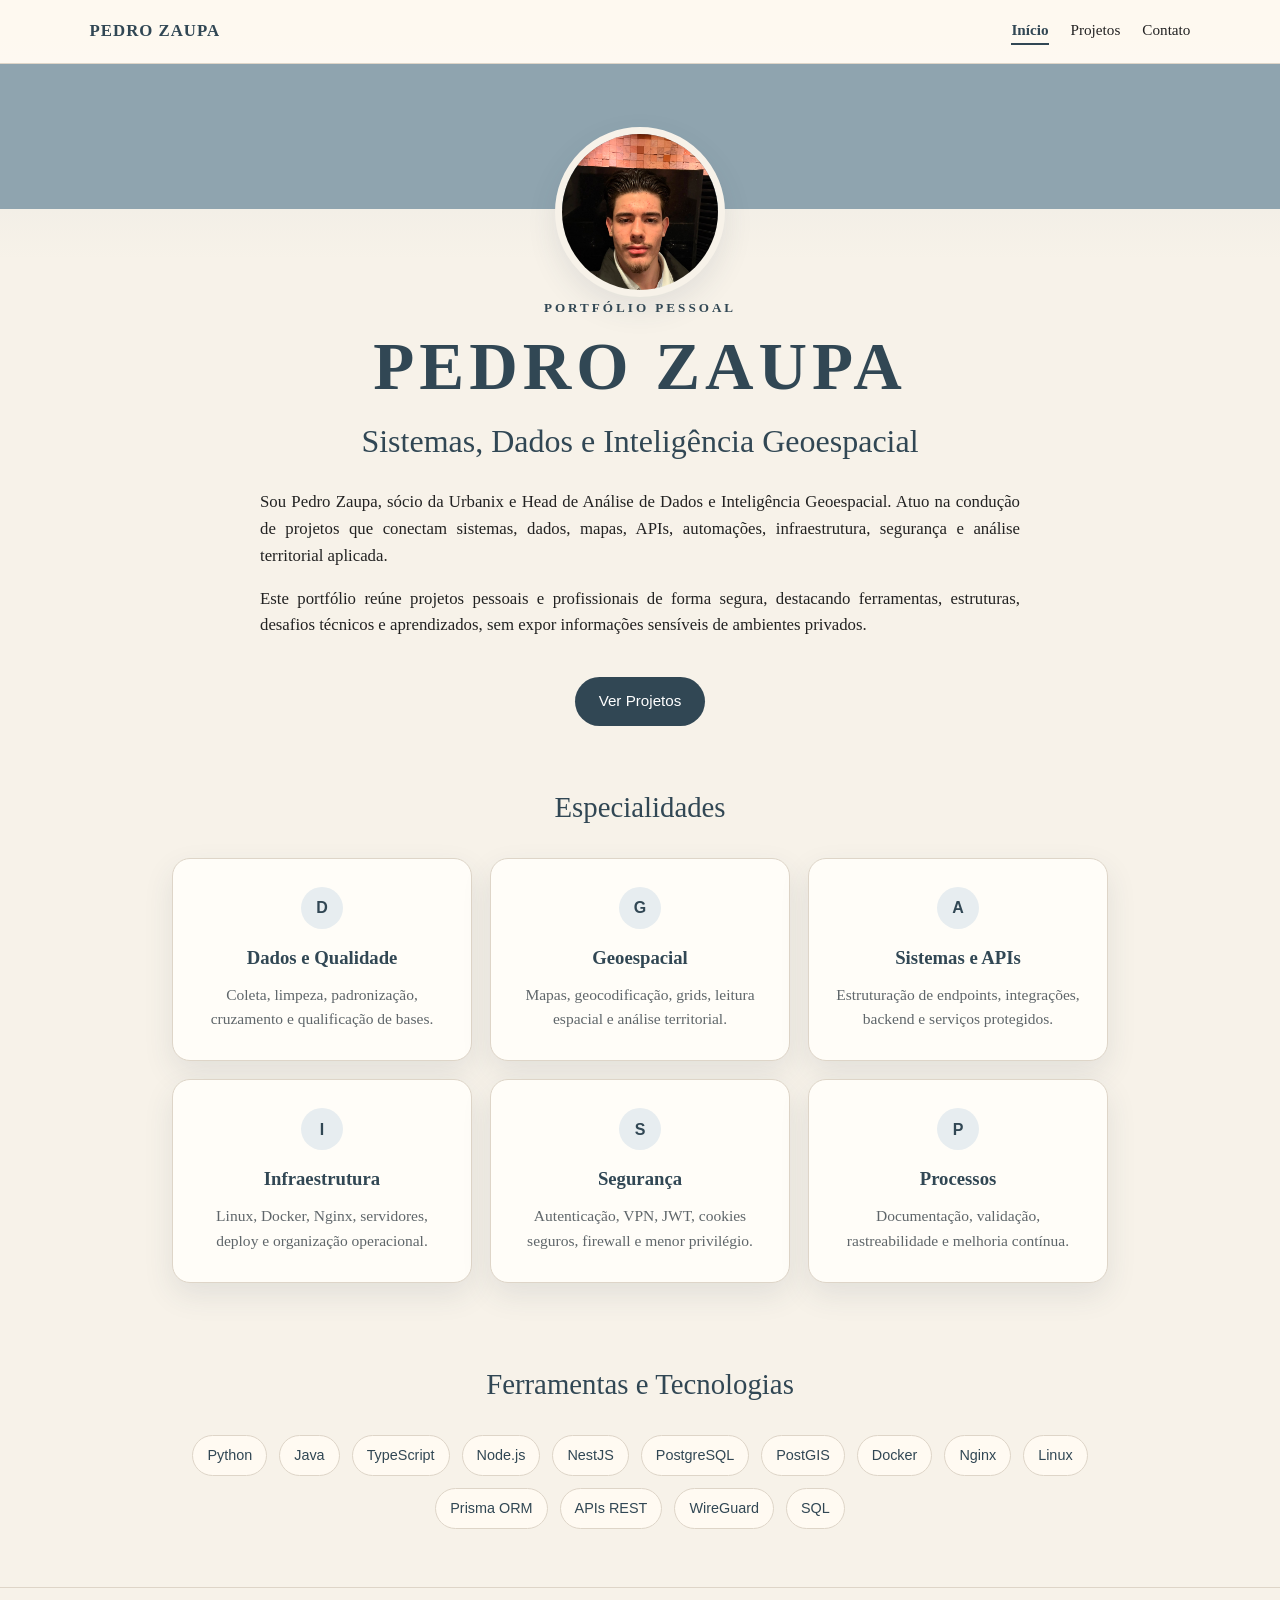
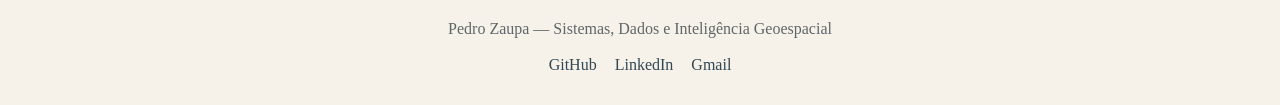
<file: index.html>
<!DOCTYPE html>
<html lang="pt-BR">
<head>
  <meta charset="UTF-8">
  <meta name="viewport" content="width=device-width, initial-scale=1.0">

  <title>Portfólio pessoal | Pedro Zaupa</title>

  <link rel="icon" type="image/svg+xml" href="img/favicon.svg">
  <link rel="stylesheet" href="css/style.css">
</head>

<body>
  <header class="cabecalho">
    <a class="logo" href="index.html">Pedro Zaupa</a>

    <nav class="menu">
      <a href="index.html">Início</a>
      <a href="projetos.html">Projetos</a>
      <a href="contato.html">Contato</a>
    </nav>
  </header>

  <main>
    <section class="hero">
      <div class="faixa-azul"></div>

      <div class="foto-area">
        <img
          src="img/foto-perfil.jpeg"
          alt="Foto de Pedro Zaupa"
          class="foto-perfil"
          id="foto-perfil"
        >

        <div class="foto-fallback" id="foto-fallback">
          PZ
        </div>
      </div>

      <div class="conteudo-central">
        <p class="etiqueta">Portfólio Pessoal</p>

        <h1>Pedro Zaupa</h1>

        <h2>Sistemas, Dados e Inteligência Geoespacial</h2>

        <p class="texto-principal">
          Sou Pedro Zaupa, sócio da Urbanix e Head de Análise de Dados e
          Inteligência Geoespacial. Atuo na condução de projetos que conectam
          sistemas, dados, mapas, APIs, automações, infraestrutura, segurança
          e análise territorial aplicada.
        </p>

        <p class="texto-principal">
          Este portfólio reúne projetos pessoais e profissionais de forma
          segura, destacando ferramentas, estruturas, desafios técnicos e
          aprendizados, sem expor informações sensíveis de ambientes privados.
        </p>

        <a class="botao-link" href="projetos.html">
          Ver Projetos
        </a>
      </div>
    </section>

    <section class="secao">
      <div class="conteudo-central">
        <h2 class="titulo-secao">Especialidades</h2>

        <div class="grade-cards">
          <article class="card">
            <span class="icone">D</span>
            <h3>Dados e Qualidade</h3>
            <p>
              Coleta, limpeza, padronização, cruzamento e qualificação de bases.
            </p>
          </article>

          <article class="card">
            <span class="icone">G</span>
            <h3>Geoespacial</h3>
            <p>
              Mapas, geocodificação, grids, leitura espacial e análise territorial.
            </p>
          </article>

          <article class="card">
            <span class="icone">A</span>
            <h3>Sistemas e APIs</h3>
            <p>
              Estruturação de endpoints, integrações, backend e serviços protegidos.
            </p>
          </article>

          <article class="card">
            <span class="icone">I</span>
            <h3>Infraestrutura</h3>
            <p>
              Linux, Docker, Nginx, servidores, deploy e organização operacional.
            </p>
          </article>

          <article class="card">
            <span class="icone">S</span>
            <h3>Segurança</h3>
            <p>
              Autenticação, VPN, JWT, cookies seguros, firewall e menor privilégio.
            </p>
          </article>

          <article class="card">
            <span class="icone">P</span>
            <h3>Processos</h3>
            <p>
              Documentação, validação, rastreabilidade e melhoria contínua.
            </p>
          </article>
        </div>
      </div>
    </section>

    <section class="secao secao-ferramentas">
      <div class="conteudo-central">
        <h2 class="titulo-secao">Ferramentas e Tecnologias</h2>

        <div class="ferramentas">
          <span>Python</span>
          <span>Java</span>
          <span>TypeScript</span>
          <span>Node.js</span>
          <span>NestJS</span>
          <span>PostgreSQL</span>
          <span>PostGIS</span>
          <span>Docker</span>
          <span>Nginx</span>
          <span>Linux</span>
          <span>Prisma ORM</span>
          <span>APIs REST</span>
          <span>WireGuard</span>
          <span>SQL</span>
        </div>
      </div>
    </section>
  </main>

  <footer class="rodape">
    <p>Pedro Zaupa — Sistemas, Dados e Inteligência Geoespacial</p>

    <div class="links-rodape">
      <a href="https://github.com/PedroZaupa" target="_blank" rel="noopener noreferrer">
        GitHub
      </a>

      <a href="https://www.linkedin.com/in/pedro-luiz-andrade-zaupa-a7130a2b2/" target="_blank" rel="noopener noreferrer">
        LinkedIn
      </a>

      <a
        href="https://mail.google.com/mail/?view=cm&amp;fs=1&amp;to=larsdesp@gmail.com&amp;su=Contato%20pelo%20portf%C3%B3lio"
        target="_blank"
        rel="noopener noreferrer"
      >
        Gmail
      </a>
    </div>
  </footer>

  <script src="js/script.js"></script>
</body>
</html>
</file>
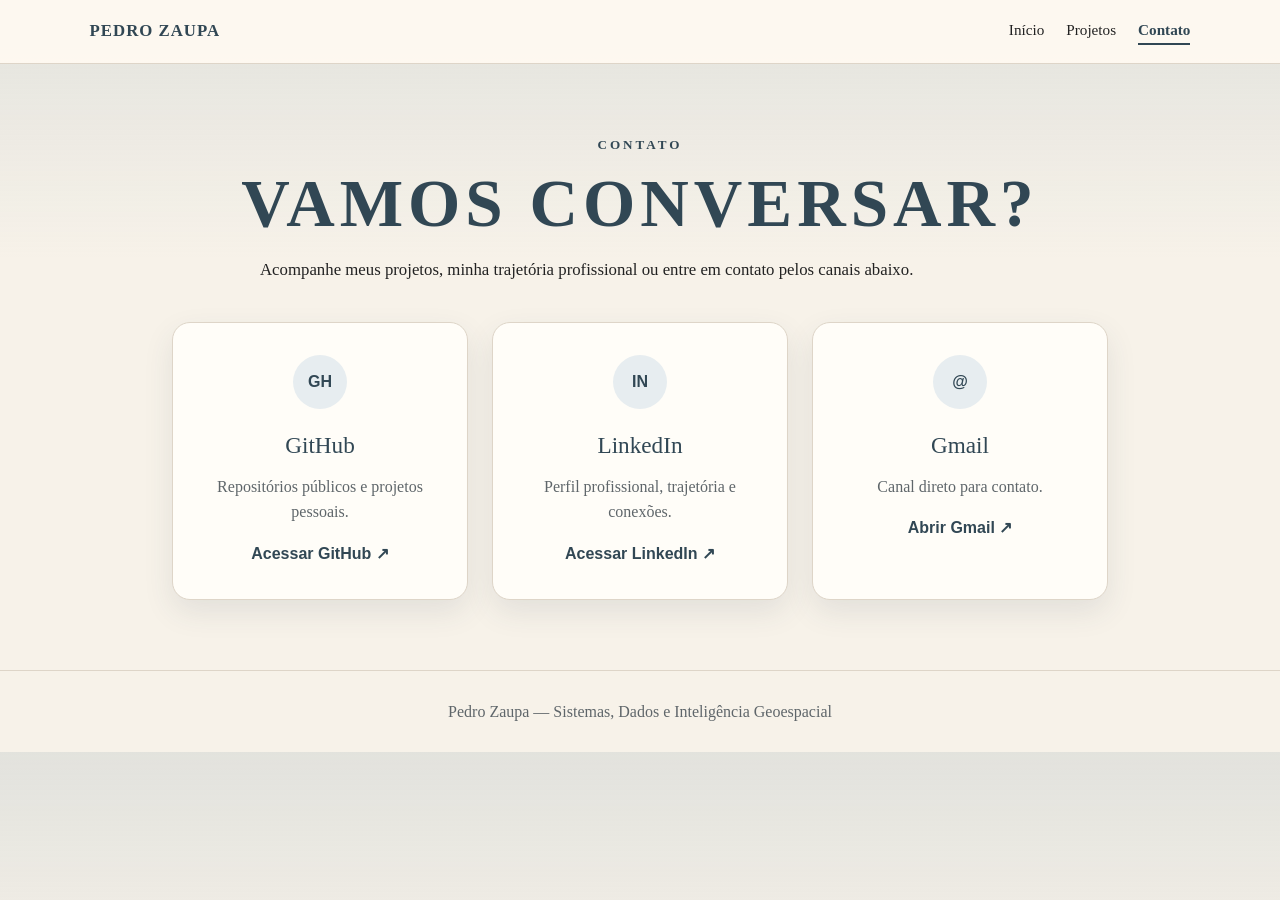
<file: contato.html>
<!DOCTYPE html>
<html lang="pt-BR">
<head>
  <meta charset="UTF-8">
  <meta name="viewport" content="width=device-width, initial-scale=1.0">

  <title>Contato | Pedro Zaupa</title>

  <link rel="icon" type="image/svg+xml" href="img/favicon.svg">
  <link rel="stylesheet" href="css/style.css">
</head>

<body>
  <header class="cabecalho">
    <a class="logo" href="index.html">Pedro Zaupa</a>

    <nav class="menu">
      <a href="index.html">Início</a>
      <a href="projetos.html">Projetos</a>
      <a href="contato.html">Contato</a>
    </nav>
  </header>

  <main class="pagina">
    <section class="conteudo-central">
      <p class="etiqueta">Contato</p>

      <h1>Vamos conversar?</h1>

      <p class="texto-principal">
        Acompanhe meus projetos, minha trajetória profissional ou entre em
        contato pelos canais abaixo.
      </p>

      <div class="grade-contatos">
        <article class="card-contato">
          <span class="icone-contato">GH</span>
          <h2>GitHub</h2>
          <p>Repositórios públicos e projetos pessoais.</p>

          <a
            href="https://github.com/PedroZaupa"
            target="_blank"
            rel="noopener noreferrer"
          >
            Acessar GitHub ↗
          </a>
        </article>

        <article class="card-contato">
          <span class="icone-contato">IN</span>
          <h2>LinkedIn</h2>
          <p>Perfil profissional, trajetória e conexões.</p>

          <a
            href="https://www.linkedin.com/in/pedro-luiz-andrade-zaupa-a7130a2b2/"
            target="_blank"
            rel="noopener noreferrer"
          >
            Acessar LinkedIn ↗
          </a>
        </article>

        <article class="card-contato">
          <span class="icone-contato">@</span>
          <h2>Gmail</h2>
          <p>Canal direto para contato.</p>

          <a
            href="https://mail.google.com/mail/?view=cm&amp;fs=1&amp;to=larsdesp@gmail.com&amp;su=Contato%20pelo%20portf%C3%B3lio"
            target="_blank"
            rel="noopener noreferrer"
          >
            Abrir Gmail ↗
          </a>
        </article>
      </div>
    </section>
  </main>

  <footer class="rodape">
    <p>Pedro Zaupa — Sistemas, Dados e Inteligência Geoespacial</p>
  </footer>

  <script src="js/script.js"></script>
</body>
</html>
</file>
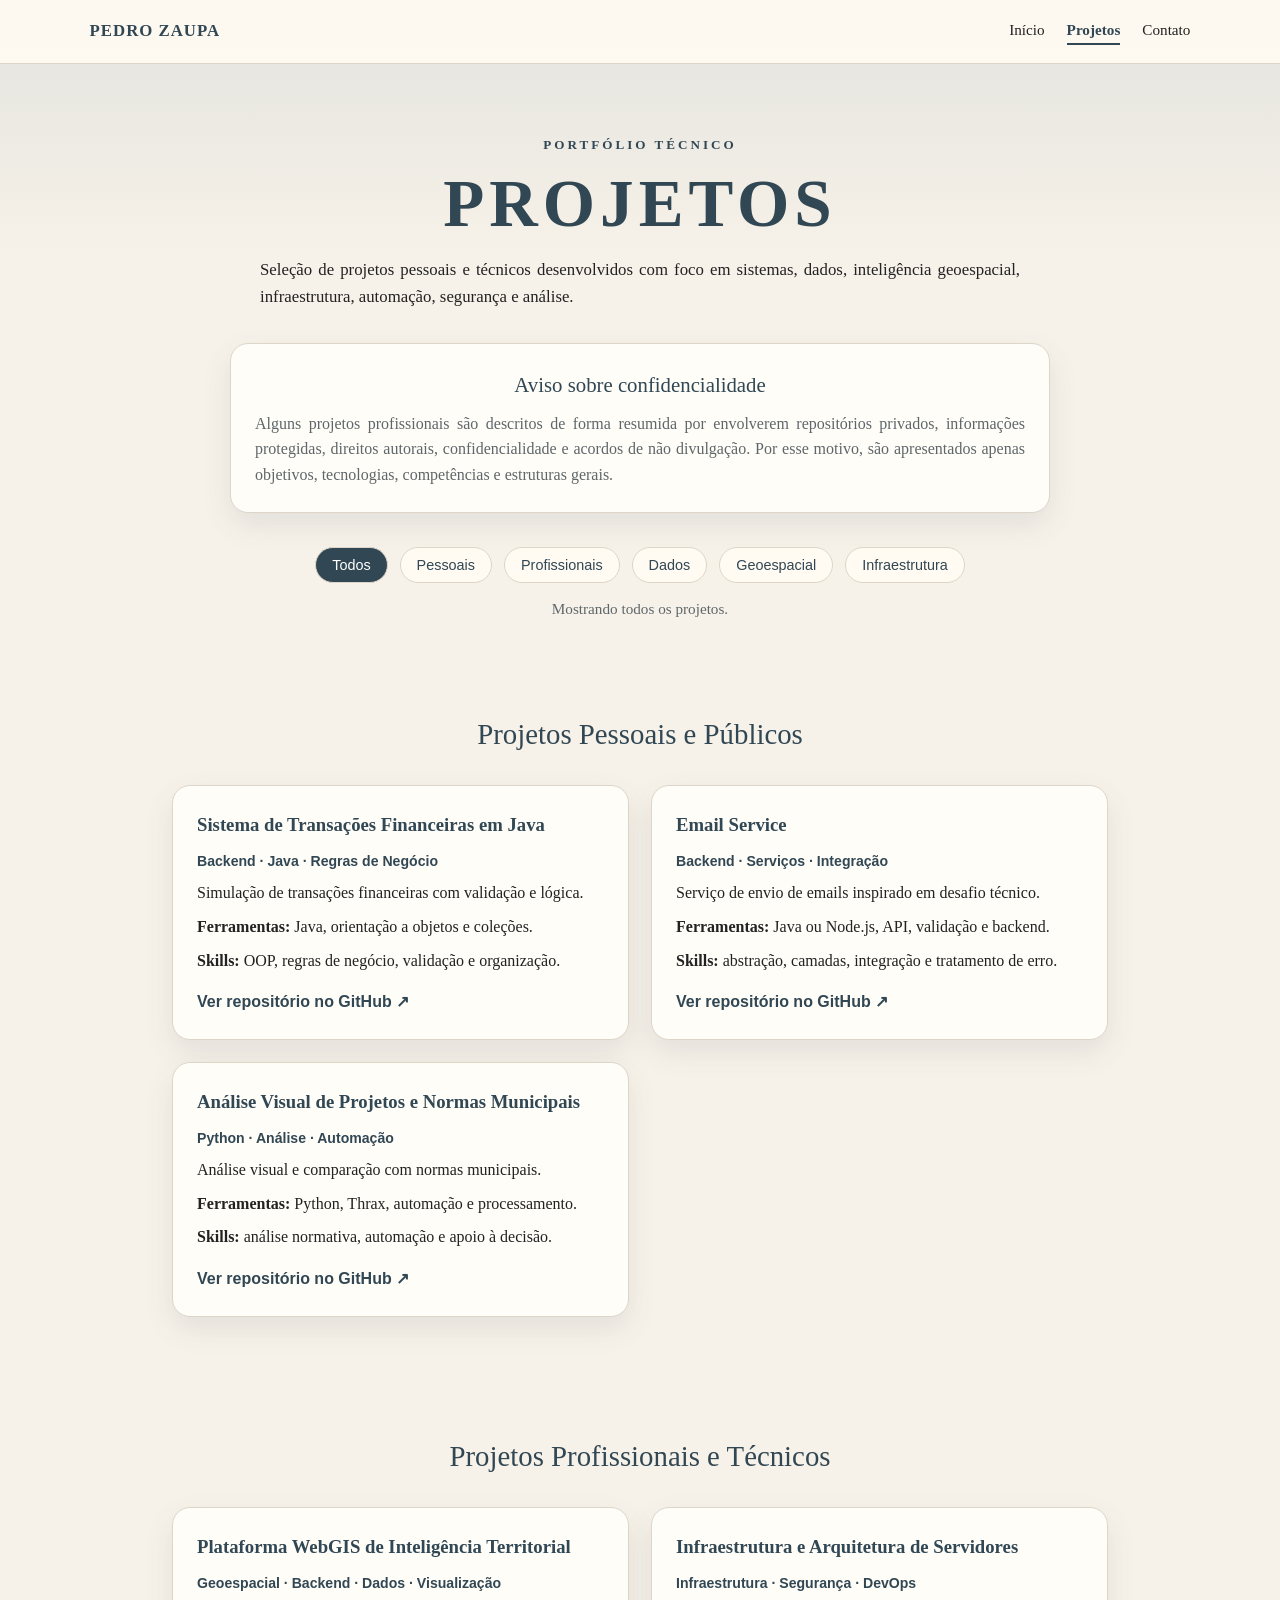
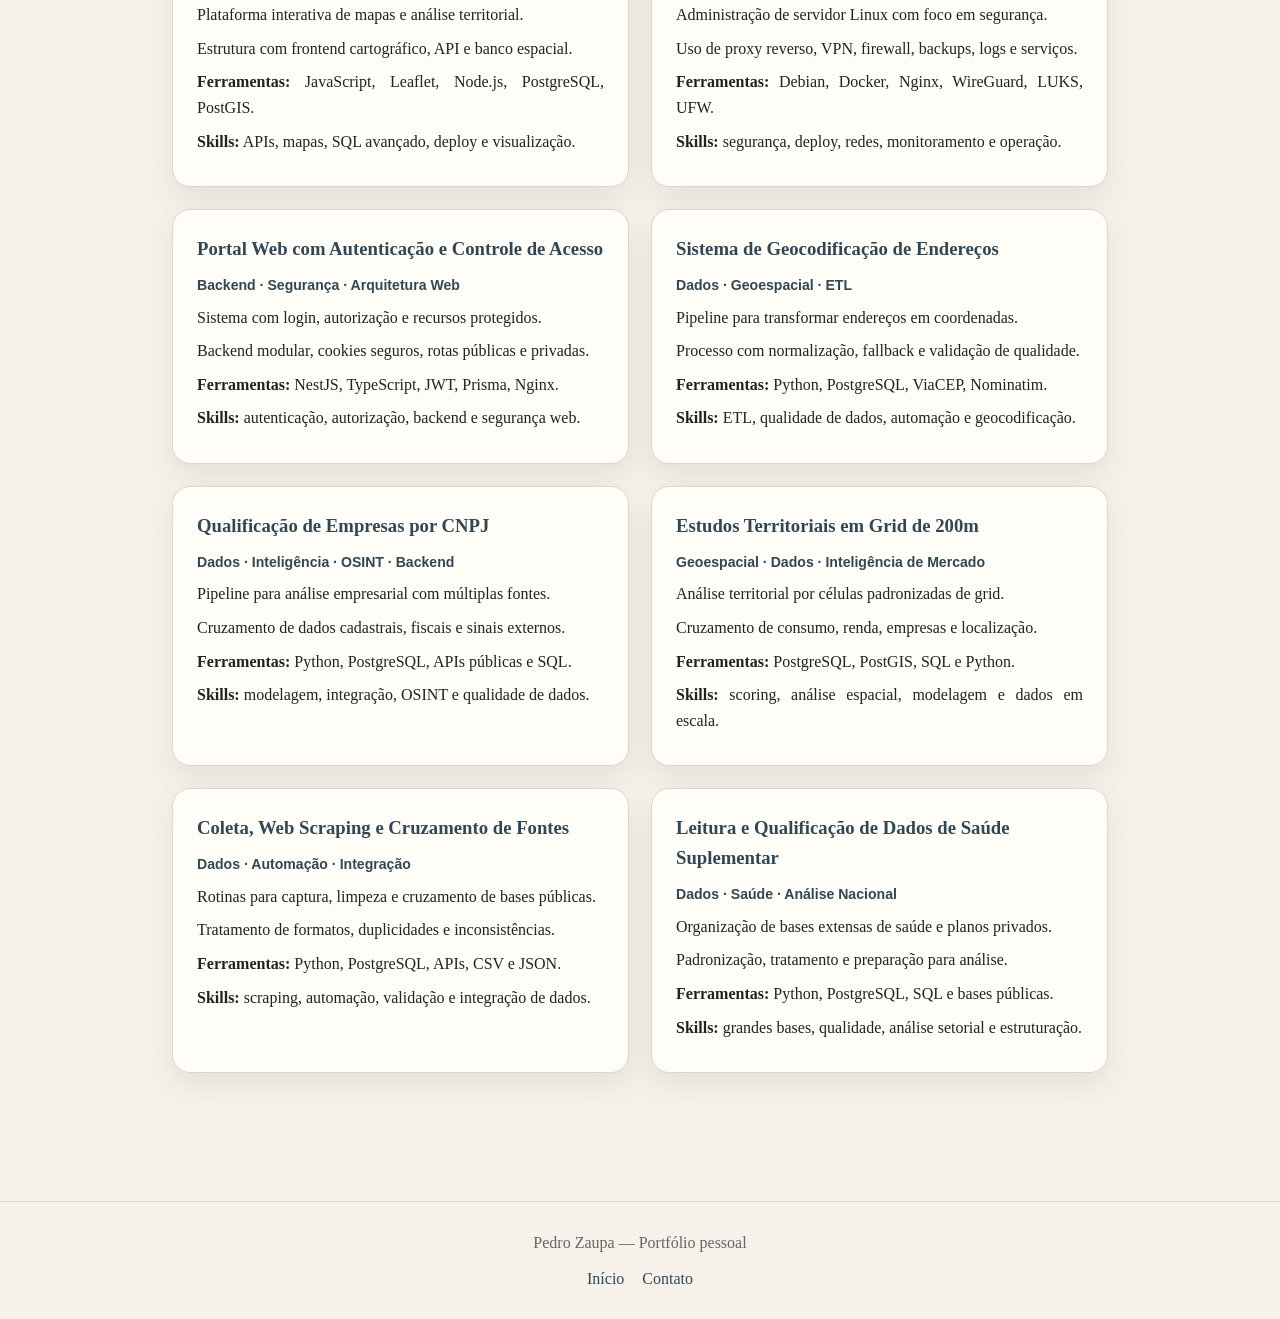
<file: projetos.html>
<!DOCTYPE html>
<html lang="pt-BR">
<head>
  <meta charset="UTF-8">
  <meta name="viewport" content="width=device-width, initial-scale=1.0">

  <title>Projetos | Pedro Zaupa</title>

  <link rel="icon" type="image/svg+xml" href="img/favicon.svg">
  <link rel="stylesheet" href="css/style.css">
</head>

<body>
  <header class="cabecalho">
    <a class="logo" href="index.html">Pedro Zaupa</a>

    <nav class="menu">
      <a href="index.html">Início</a>
      <a href="projetos.html">Projetos</a>
      <a href="contato.html">Contato</a>
    </nav>
  </header>

  <main class="pagina">
    <section class="conteudo-central">
      <p class="etiqueta">Portfólio Técnico</p>

      <h1>Projetos</h1>

      <p class="texto-principal">
        Seleção de projetos pessoais e técnicos desenvolvidos com foco em
        sistemas, dados, inteligência geoespacial, infraestrutura, automação,
        segurança e análise.
      </p>

      <div class="aviso">
        <h2>Aviso sobre confidencialidade</h2>

        <p>
          Alguns projetos profissionais são descritos de forma resumida por
          envolverem repositórios privados, informações protegidas, direitos
          autorais, confidencialidade e acordos de não divulgação. Por esse
          motivo, são apresentados apenas objetivos, tecnologias, competências
          e estruturas gerais.
        </p>
      </div>

      <div class="filtros-projetos">
        <button class="botao-filtro ativo" data-filtro="todos" onclick="filtrarProjetos('todos')">
          Todos
        </button>

        <button class="botao-filtro" data-filtro="pessoal" onclick="filtrarProjetos('pessoal')">
          Pessoais
        </button>

        <button class="botao-filtro" data-filtro="profissional" onclick="filtrarProjetos('profissional')">
          Profissionais
        </button>

        <button class="botao-filtro" data-filtro="dados" onclick="filtrarProjetos('dados')">
          Dados
        </button>

        <button class="botao-filtro" data-filtro="geoespacial" onclick="filtrarProjetos('geoespacial')">
          Geoespacial
        </button>

        <button class="botao-filtro" data-filtro="infraestrutura" onclick="filtrarProjetos('infraestrutura')">
          Infraestrutura
        </button>
      </div>

      <p id="contador-projetos" class="contador-projetos">
        Mostrando todos os projetos.
      </p>
    </section>

    <section class="secao">
      <div class="conteudo-central">
        <h2 class="titulo-secao">Projetos Pessoais e Públicos</h2>

        <div class="lista-projetos">
          <article class="card-projeto" data-categorias="pessoal java backend">
            <h3>Sistema de Transações Financeiras em Java</h3>
            <p class="categoria">Backend · Java · Regras de Negócio</p>
            <p>Simulação de transações financeiras com validação e lógica.</p>
            <p><strong>Ferramentas:</strong> Java, orientação a objetos e coleções.</p>
            <p><strong>Skills:</strong> OOP, regras de negócio, validação e organização.</p>

            <a href="https://github.com/PedroZaupa/transacao-simplificada" target="_blank" rel="noopener noreferrer">
              Ver repositório no GitHub ↗
            </a>
          </article>

          <article class="card-projeto" data-categorias="pessoal backend integracao">
            <h3>Email Service</h3>
            <p class="categoria">Backend · Serviços · Integração</p>
            <p>Serviço de envio de emails inspirado em desafio técnico.</p>
            <p><strong>Ferramentas:</strong> Java ou Node.js, API, validação e backend.</p>
            <p><strong>Skills:</strong> abstração, camadas, integração e tratamento de erro.</p>

            <a href="https://github.com/PedroZaupa/email-service.git" target="_blank" rel="noopener noreferrer">
              Ver repositório no GitHub ↗
            </a>
          </article>

          <article class="card-projeto" data-categorias="pessoal python automacao">
            <h3>Análise Visual de Projetos e Normas Municipais</h3>
            <p class="categoria">Python · Análise · Automação</p>
            <p>Análise visual e comparação com normas municipais.</p>
            <p><strong>Ferramentas:</strong> Python, Thrax, automação e processamento.</p>
            <p><strong>Skills:</strong> análise normativa, automação e apoio à decisão.</p>

            <a href="https://github.com/PedroZaupa/Projeto_autocad_reader.git" target="_blank" rel="noopener noreferrer">
              Ver repositório no GitHub ↗
            </a>
          </article>
        </div>
      </div>
    </section>

    <section class="secao">
      <div class="conteudo-central">
        <h2 class="titulo-secao">Projetos Profissionais e Técnicos</h2>

        <div class="lista-projetos">
          <article class="card-projeto" data-categorias="profissional geoespacial dados backend">
            <h3>Plataforma WebGIS de Inteligência Territorial</h3>
            <p class="categoria">Geoespacial · Backend · Dados · Visualização</p>
            <p>Plataforma interativa de mapas e análise territorial.</p>
            <p>Estrutura com frontend cartográfico, API e banco espacial.</p>
            <p><strong>Ferramentas:</strong> JavaScript, Leaflet, Node.js, PostgreSQL, PostGIS.</p>
            <p><strong>Skills:</strong> APIs, mapas, SQL avançado, deploy e visualização.</p>
          </article>

          <article class="card-projeto" data-categorias="profissional infraestrutura seguranca">
            <h3>Infraestrutura e Arquitetura de Servidores</h3>
            <p class="categoria">Infraestrutura · Segurança · DevOps</p>
            <p>Administração de servidor Linux com foco em segurança.</p>
            <p>Uso de proxy reverso, VPN, firewall, backups, logs e serviços.</p>
            <p><strong>Ferramentas:</strong> Debian, Docker, Nginx, WireGuard, LUKS, UFW.</p>
            <p><strong>Skills:</strong> segurança, deploy, redes, monitoramento e operação.</p>
          </article>

          <article class="card-projeto" data-categorias="profissional backend seguranca">
            <h3>Portal Web com Autenticação e Controle de Acesso</h3>
            <p class="categoria">Backend · Segurança · Arquitetura Web</p>
            <p>Sistema com login, autorização e recursos protegidos.</p>
            <p>Backend modular, cookies seguros, rotas públicas e privadas.</p>
            <p><strong>Ferramentas:</strong> NestJS, TypeScript, JWT, Prisma, Nginx.</p>
            <p><strong>Skills:</strong> autenticação, autorização, backend e segurança web.</p>
          </article>

          <article class="card-projeto" data-categorias="profissional dados geoespacial automacao">
            <h3>Sistema de Geocodificação de Endereços</h3>
            <p class="categoria">Dados · Geoespacial · ETL</p>
            <p>Pipeline para transformar endereços em coordenadas.</p>
            <p>Processo com normalização, fallback e validação de qualidade.</p>
            <p><strong>Ferramentas:</strong> Python, PostgreSQL, ViaCEP, Nominatim.</p>
            <p><strong>Skills:</strong> ETL, qualidade de dados, automação e geocodificação.</p>
          </article>

          <article class="card-projeto" data-categorias="profissional dados backend">
            <h3>Qualificação de Empresas por CNPJ</h3>
            <p class="categoria">Dados · Inteligência · OSINT · Backend</p>
            <p>Pipeline para análise empresarial com múltiplas fontes.</p>
            <p>Cruzamento de dados cadastrais, fiscais e sinais externos.</p>
            <p><strong>Ferramentas:</strong> Python, PostgreSQL, APIs públicas e SQL.</p>
            <p><strong>Skills:</strong> modelagem, integração, OSINT e qualidade de dados.</p>
          </article>

          <article class="card-projeto" data-categorias="profissional geoespacial dados">
            <h3>Estudos Territoriais em Grid de 200m</h3>
            <p class="categoria">Geoespacial · Dados · Inteligência de Mercado</p>
            <p>Análise territorial por células padronizadas de grid.</p>
            <p>Cruzamento de consumo, renda, empresas e localização.</p>
            <p><strong>Ferramentas:</strong> PostgreSQL, PostGIS, SQL e Python.</p>
            <p><strong>Skills:</strong> scoring, análise espacial, modelagem e dados em escala.</p>
          </article>

          <article class="card-projeto" data-categorias="profissional dados automacao">
            <h3>Coleta, Web Scraping e Cruzamento de Fontes</h3>
            <p class="categoria">Dados · Automação · Integração</p>
            <p>Rotinas para captura, limpeza e cruzamento de bases públicas.</p>
            <p>Tratamento de formatos, duplicidades e inconsistências.</p>
            <p><strong>Ferramentas:</strong> Python, PostgreSQL, APIs, CSV e JSON.</p>
            <p><strong>Skills:</strong> scraping, automação, validação e integração de dados.</p>
          </article>

          <article class="card-projeto" data-categorias="profissional dados">
            <h3>Leitura e Qualificação de Dados de Saúde Suplementar</h3>
            <p class="categoria">Dados · Saúde · Análise Nacional</p>
            <p>Organização de bases extensas de saúde e planos privados.</p>
            <p>Padronização, tratamento e preparação para análise.</p>
            <p><strong>Ferramentas:</strong> Python, PostgreSQL, SQL e bases públicas.</p>
            <p><strong>Skills:</strong> grandes bases, qualidade, análise setorial e estruturação.</p>
          </article>
        </div>
      </div>
    </section>
  </main>

  <footer class="rodape">
    <p>Pedro Zaupa — Portfólio pessoal</p>

    <div class="links-rodape">
      <a href="index.html">Início</a>
      <a href="contato.html">Contato</a>
    </div>
  </footer>

  <script src="js/script.js"></script>
</body>
</html>
</file>
<file: css/style.css>
:root {
  --cor-fundo: #f7f2e9;
  --cor-fundo-claro: #fffaf2;
  --cor-azul: #8fa4af;
  --cor-azul-escuro: #314754;
  --cor-texto: #222222;
  --cor-texto-suave: #5f666a;
  --cor-borda: #ded5c8;
  --cor-card: #fffdf8;
  --sombra: 0 12px 30px rgba(49, 71, 84, 0.10);
}

* {
  box-sizing: border-box;
  margin: 0;
  padding: 0;
}

body {
  background:
    linear-gradient(180deg, rgba(143, 164, 175, 0.20), transparent 260px),
    var(--cor-fundo);
  color: var(--cor-texto);
  font-family: Georgia, "Times New Roman", serif;
  line-height: 1.6;
}

a {
  color: var(--cor-azul-escuro);
  text-decoration: none;
}

a:hover {
  text-decoration: underline;
}

.cabecalho {
  align-items: center;
  background-color: rgba(255, 250, 242, 0.94);
  border-bottom: 1px solid var(--cor-borda);
  display: flex;
  justify-content: space-between;
  padding: 18px 7%;
  position: sticky;
  top: 0;
  z-index: 10;
}

.logo {
  color: var(--cor-azul-escuro);
  font-size: 1.05rem;
  font-weight: bold;
  letter-spacing: 1px;
  text-transform: uppercase;
}

.menu {
  display: flex;
  gap: 22px;
}

.menu a {
  color: var(--cor-texto);
  font-size: 0.95rem;
}

.menu a.ativo {
  border-bottom: 2px solid var(--cor-azul-escuro);
  color: var(--cor-azul-escuro);
  font-weight: bold;
}

.hero {
  text-align: center;
}

.faixa-azul {
  background-color: var(--cor-azul);
  height: 145px;
}

.foto-area {
  align-items: center;
  display: flex;
  justify-content: center;
  margin-top: -82px;
  min-height: 170px;
}

.foto-perfil,
.foto-fallback {
  background-color: var(--cor-fundo-claro);
  border: 7px solid var(--cor-fundo);
  border-radius: 50%;
  box-shadow: var(--sombra);
  height: 170px;
  width: 170px;
}

.foto-perfil {
  object-fit: cover;
}

.foto-fallback {
  align-items: center;
  color: var(--cor-azul-escuro);
  display: none;
  font-size: 2.4rem;
  font-weight: bold;
  justify-content: center;
  letter-spacing: 3px;
}

.foto-perfil.oculta {
  display: none;
}

.foto-fallback.visivel {
  display: flex;
}

.conteudo-central {
  margin: 0 auto;
  max-width: 980px;
  padding: 0 22px;
  text-align: center;
}

.etiqueta {
  color: var(--cor-azul-escuro);
  font-size: 0.82rem;
  font-weight: bold;
  letter-spacing: 3px;
  margin-bottom: 12px;
  text-transform: uppercase;
}

h1 {
  color: var(--cor-azul-escuro);
  font-size: clamp(2.2rem, 6vw, 4.2rem);
  letter-spacing: 5px;
  line-height: 1.1;
  margin-bottom: 12px;
  text-transform: uppercase;
}

h2 {
  color: var(--cor-azul-escuro);
  font-size: clamp(1.35rem, 3vw, 2rem);
  font-weight: normal;
  margin-bottom: 22px;
}

.texto-principal {
  color: var(--cor-texto);
  font-size: 1.05rem;
  margin: 16px auto;
  max-width: 760px;
  text-align: justify;
  text-align-last: left;
}

.botao-link {
  background-color: var(--cor-azul-escuro);
  border-radius: 999px;
  color: #ffffff;
  display: inline-block;
  font-family: Arial, sans-serif;
  font-size: 0.95rem;
  margin-top: 22px;
  padding: 12px 24px;
  transition: transform 0.2s ease, background-color 0.2s ease;
}

.botao-link:hover {
  background-color: #243640;
  text-decoration: none;
  transform: translateY(-2px);
}

.secao {
  padding: 58px 0;
}

.pagina {
  padding: 70px 0;
}

.titulo-secao {
  font-size: 1.8rem;
  margin-bottom: 28px;
  text-align: center;
}

.grade-cards {
  display: grid;
  gap: 18px;
  grid-template-columns: repeat(3, 1fr);
}

.card,
.card-projeto,
.card-contato,
.aviso {
  background-color: var(--cor-card);
  border: 1px solid var(--cor-borda);
  border-radius: 18px;
  box-shadow: var(--sombra);
}

.card {
  padding: 28px 22px;
  text-align: center;
}

.card h3,
.card-projeto h3 {
  color: var(--cor-azul-escuro);
  margin-bottom: 10px;
}

.card p {
  color: var(--cor-texto-suave);
  font-size: 0.97rem;
  text-align: center;
}

.icone,
.icone-contato {
  align-items: center;
  background-color: #e7edf0;
  border-radius: 50%;
  color: var(--cor-azul-escuro);
  display: inline-flex;
  font-family: Arial, sans-serif;
  font-weight: bold;
  justify-content: center;
}

.icone {
  height: 42px;
  margin-bottom: 14px;
  width: 42px;
}

.secao-ferramentas {
  padding-top: 20px;
}

.ferramentas {
  display: flex;
  flex-wrap: wrap;
  gap: 12px;
  justify-content: center;
}

.ferramentas span {
  background-color: var(--cor-fundo-claro);
  border: 1px solid var(--cor-borda);
  border-radius: 999px;
  color: var(--cor-azul-escuro);
  font-family: Arial, sans-serif;
  font-size: 0.9rem;
  padding: 8px 14px;
}

.aviso {
  margin: 32px auto 0;
  max-width: 820px;
  padding: 24px;
}

.aviso h2 {
  font-size: 1.3rem;
  margin-bottom: 10px;
}

.aviso p {
  color: var(--cor-texto-suave);
  text-align: justify;
  text-align-last: left;
}

.filtros-projetos {
  display: flex;
  flex-wrap: wrap;
  gap: 12px;
  justify-content: center;
  margin: 34px auto 14px;
}

.botao-filtro {
  background-color: var(--cor-fundo-claro);
  border: 1px solid var(--cor-borda);
  border-radius: 999px;
  color: var(--cor-azul-escuro);
  cursor: pointer;
  font-family: Arial, sans-serif;
  font-size: 0.9rem;
  padding: 9px 16px;
  transition: background-color 0.2s ease, transform 0.2s ease;
}

.botao-filtro:hover {
  background-color: #e7edf0;
  transform: translateY(-2px);
}

.botao-filtro.ativo {
  background-color: var(--cor-azul-escuro);
  color: #ffffff;
}

.contador-projetos {
  color: var(--cor-texto-suave);
  font-size: 0.95rem;
  margin-bottom: 32px;
  text-align: center;
}

.lista-projetos {
  display: grid;
  gap: 22px;
  grid-template-columns: repeat(2, 1fr);
}

.card-projeto {
  padding: 24px;
  text-align: left;
}

.card-projeto p {
  margin-bottom: 8px;
  text-align: justify;
}

.card-projeto a {
  display: inline-block;
  font-family: Arial, sans-serif;
  font-weight: bold;
  margin-top: 8px;
}

.card-projeto.oculto {
  display: none;
}

.categoria {
  color: var(--cor-azul-escuro);
  font-family: Arial, sans-serif;
  font-size: 0.88rem;
  font-weight: bold;
}

.grade-contatos {
  display: grid;
  gap: 24px;
  grid-template-columns: repeat(3, 1fr);
  margin-top: 38px;
}

.card-contato {
  padding: 32px 24px;
  text-align: center;
}

.card-contato h2 {
  font-size: 1.45rem;
  margin-bottom: 10px;
}

.card-contato p {
  color: var(--cor-texto-suave);
  margin-bottom: 16px;
  text-align: center;
}

.card-contato a {
  font-family: Arial, sans-serif;
  font-weight: bold;
}

.icone-contato {
  height: 54px;
  margin-bottom: 18px;
  width: 54px;
}

.rodape {
  border-top: 1px solid var(--cor-borda);
  color: var(--cor-texto-suave);
  padding: 28px 20px;
  text-align: center;
}

.links-rodape {
  display: flex;
  gap: 18px;
  justify-content: center;
  margin-top: 10px;
}

@media (max-width: 850px) {
  .cabecalho {
    align-items: flex-start;
    flex-direction: column;
    gap: 12px;
  }

  .menu {
    flex-wrap: wrap;
    gap: 14px;
  }

  .grade-cards,
  .lista-projetos,
  .grade-contatos {
    grid-template-columns: 1fr;
  }

  .texto-principal,
  .aviso p,
  .card-projeto p {
    text-align: justify;
    text-align-last: left;
  }

  .faixa-azul {
    height: 120px;
  }

  .foto-area {
    margin-top: -72px;
  }

  .foto-perfil,
  .foto-fallback {
    height: 145px;
    width: 145px;
  }
}

@media (max-width: 520px) {
  .conteudo-central {
    padding: 0 16px;
  }

  .pagina {
    padding: 44px 0;
  }

  .secao {
    padding: 42px 0;
  }

  h1 {
    letter-spacing: 3px;
  }

  .card,
  .card-projeto,
  .card-contato,
  .aviso {
    border-radius: 14px;
  }
}
</file>
